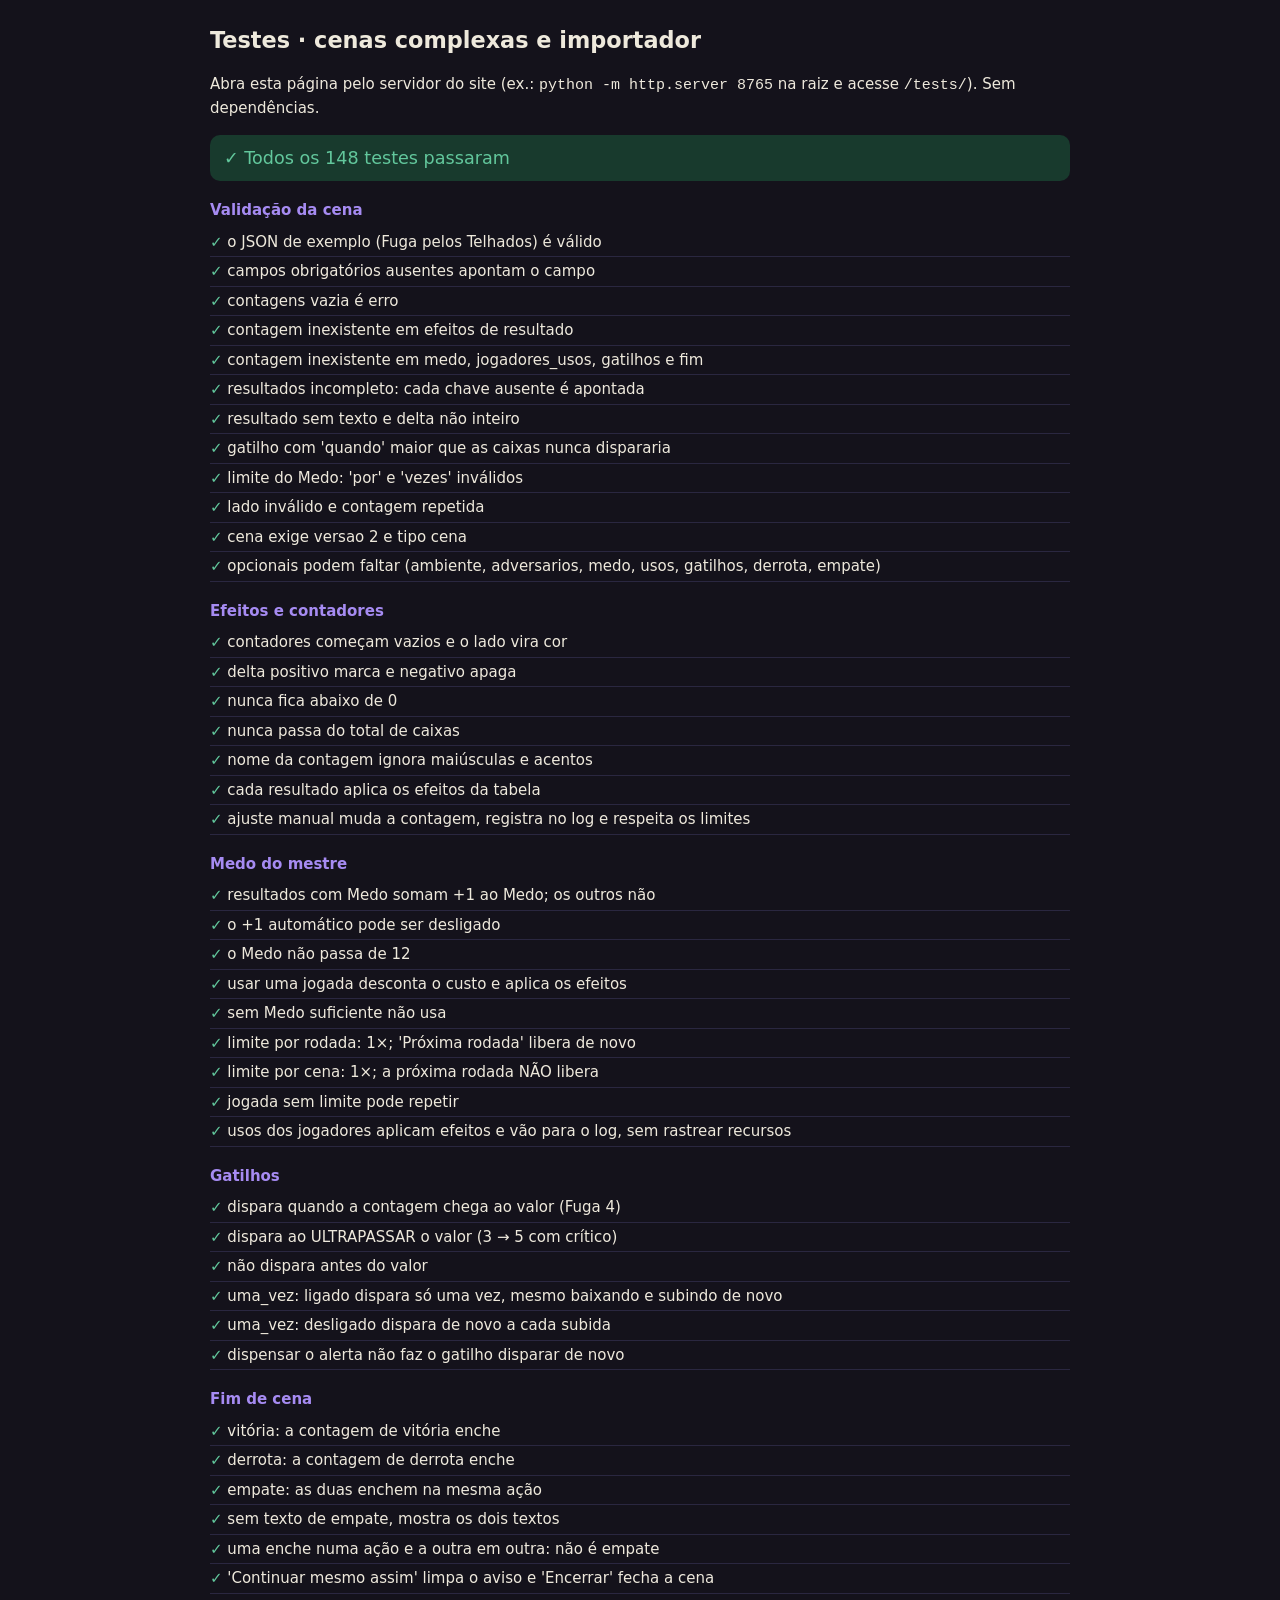
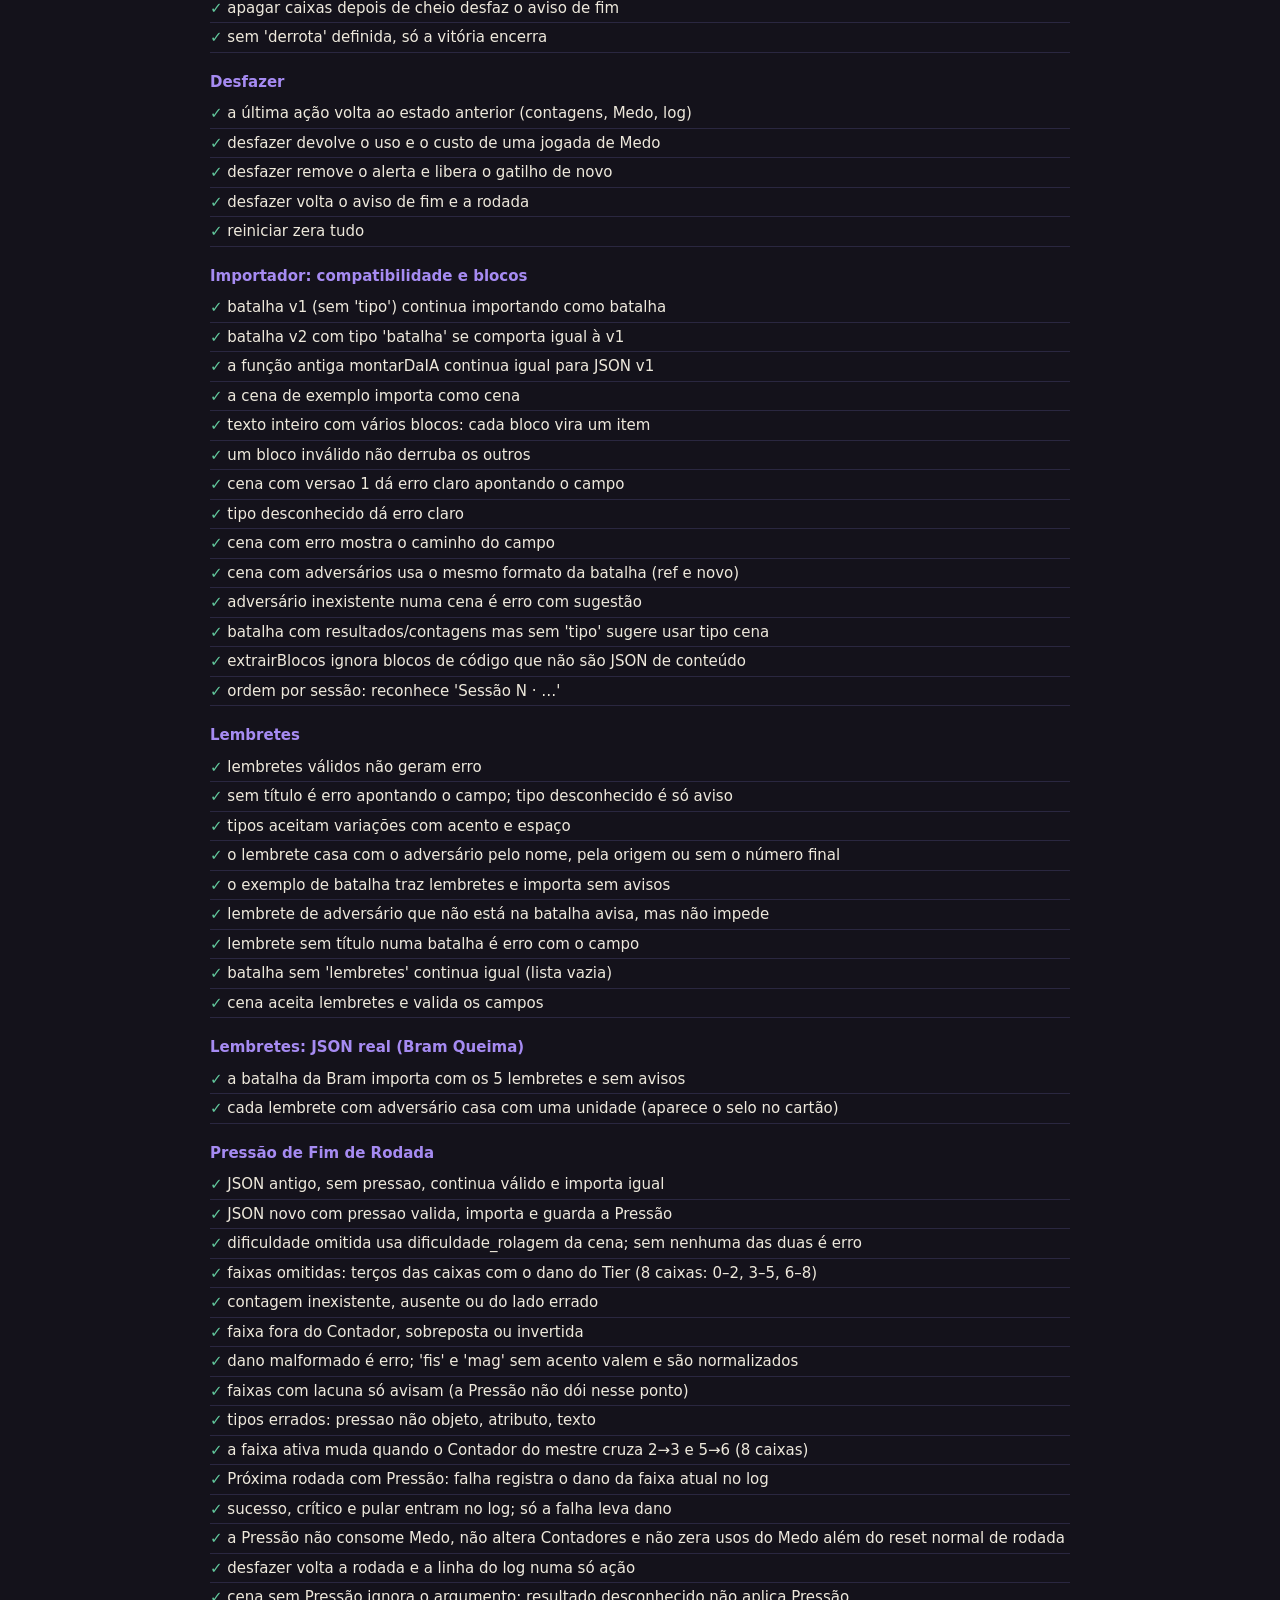
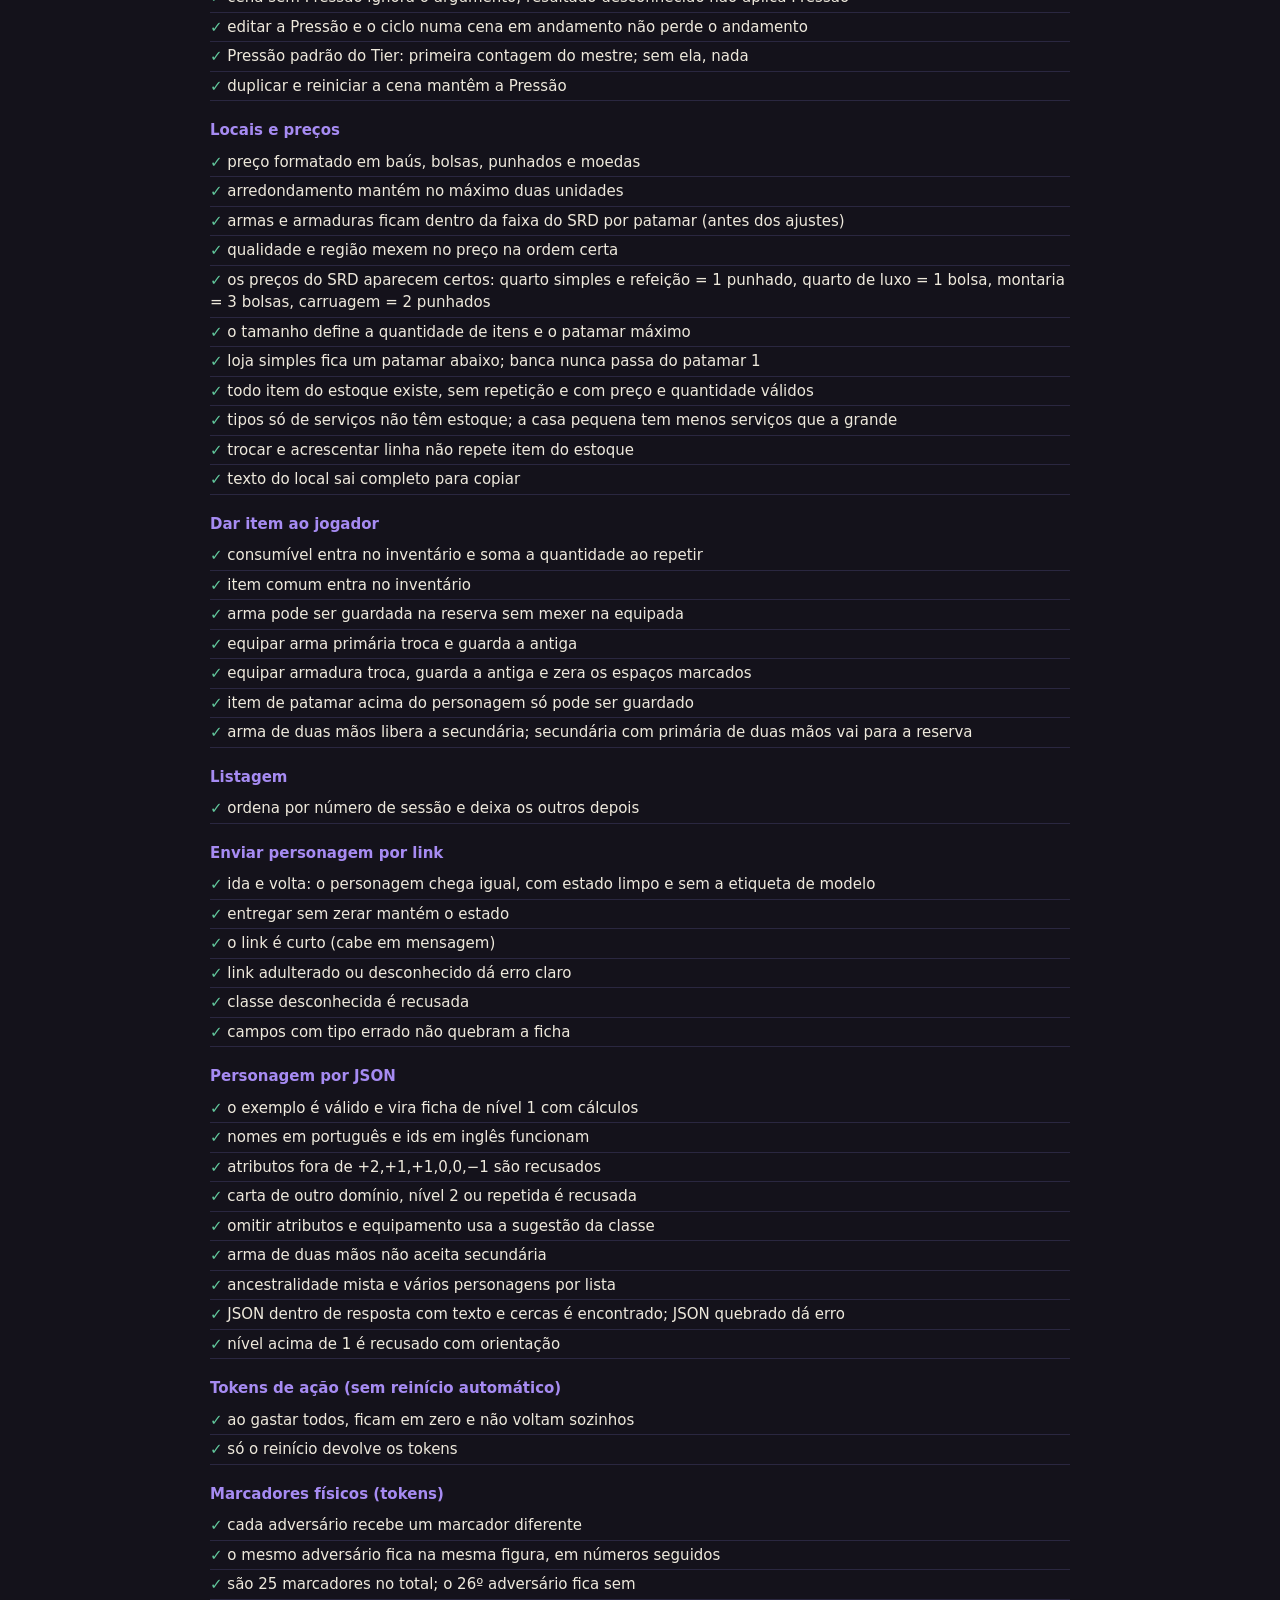
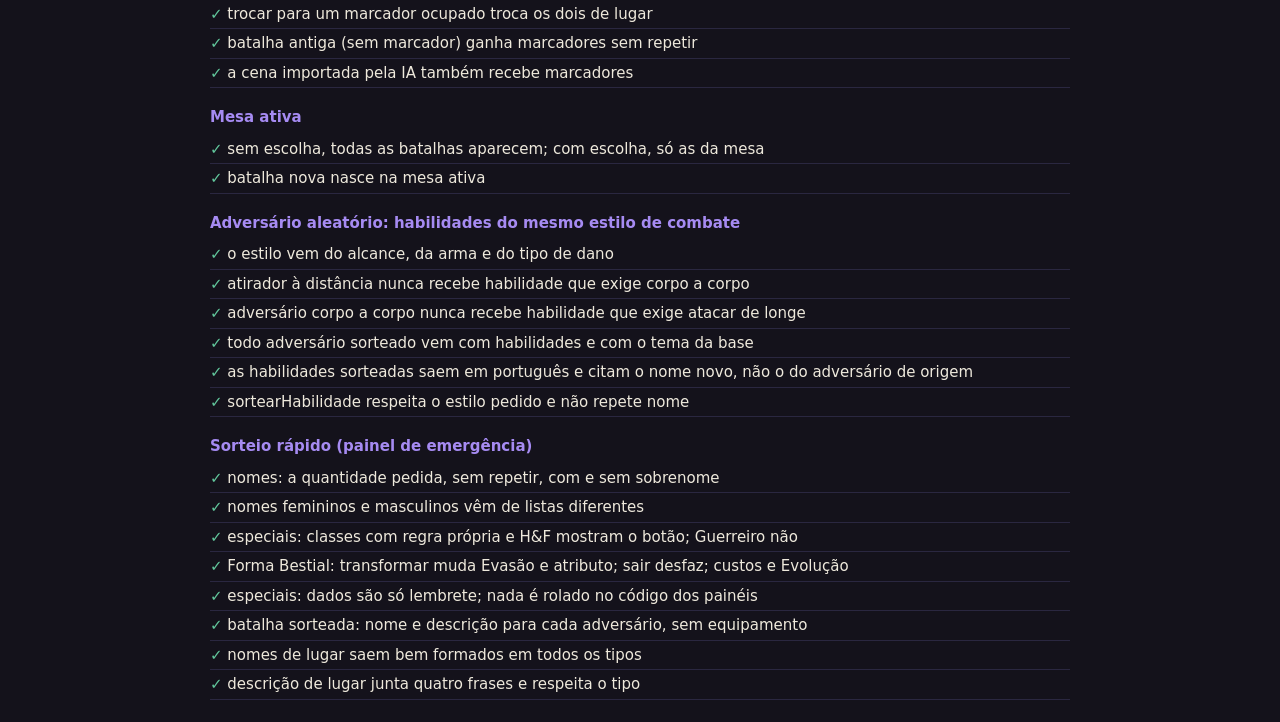
<file: tests/index.html>
<!doctype html>
<html lang="pt-BR">
<head>
<meta charset="utf-8">
<base href="../">
<title>Testes · Daggerheart</title>
<meta name="viewport" content="width=device-width, initial-scale=1">
<style>
  body{font:15px/1.5 system-ui,sans-serif; max-width:860px; margin:24px auto; padding:0 16px; background:#14121b; color:#eee9dc}
  h1{font-size:1.4rem; margin:0 0 4px} .sum{font-size:1.1rem; margin:10px 0 18px; padding:10px 14px; border-radius:10px}
  .sum.ok{background:#183a2d; color:#62c79c} .sum.bad{background:#40202a; color:#ec6876}
  .g{margin:18px 0 6px; font-weight:700; color:#a68bf2} .t{padding:3px 0; border-bottom:1px solid #2a2740}
  .ok::before{content:"✓ "; color:#62c79c} .bad::before{content:"✗ "; color:#ec6876} .bad{color:#ec6876} pre{white-space:pre-wrap; margin:2px 0 0 18px; font-size:.82rem}
</style>
</head>
<body>
<h1>Testes · cenas complexas e importador</h1>
<p>Abra esta página pelo servidor do site (ex.: <code>python -m http.server 8765</code> na raiz e acesse <code>/tests/</code>). Sem dependências.</p>
<div id="sum" class="sum">Rodando…</div>
<div id="out"></div>
<script type="module" src="./tests/run.js"></script>
</body>
</html>
</file>
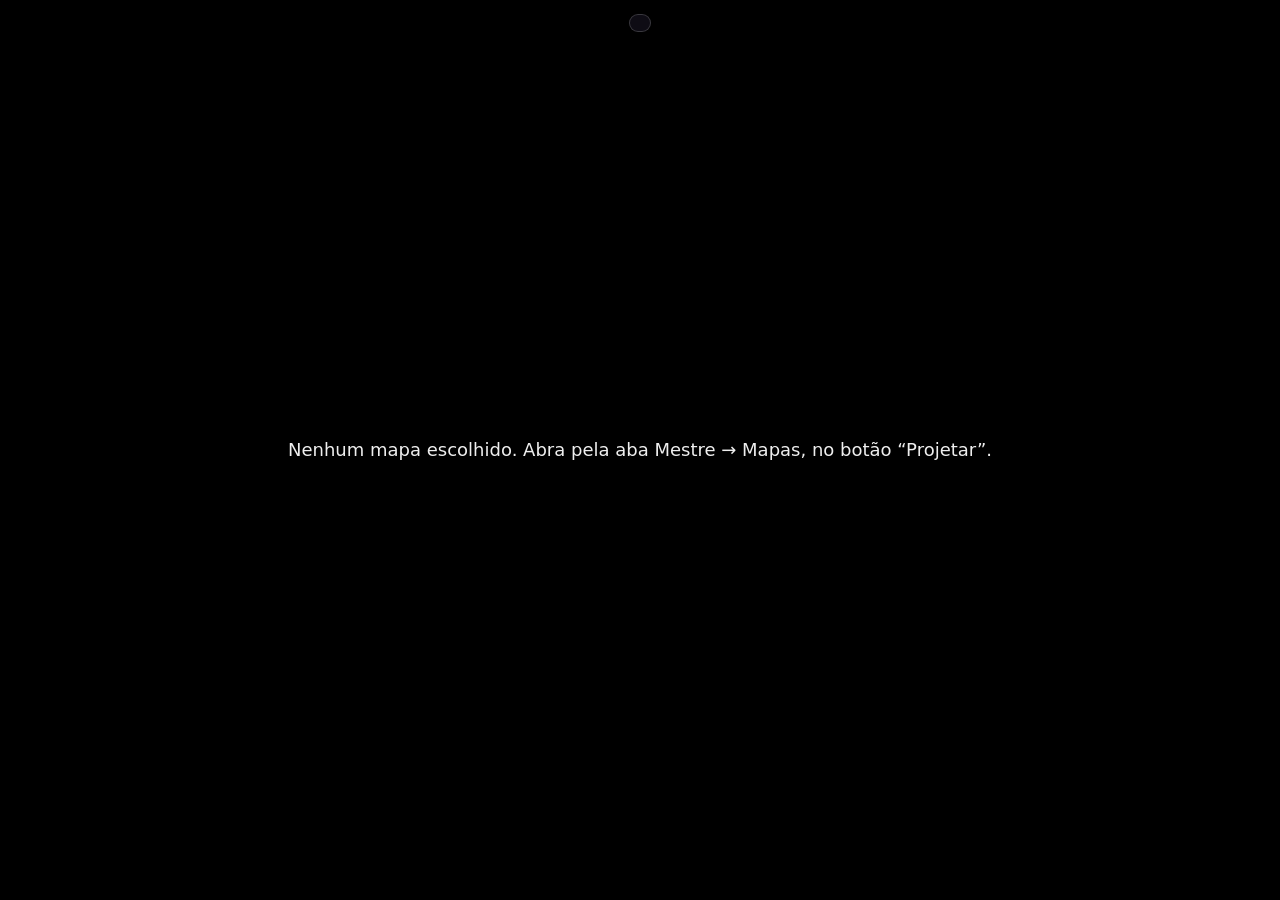
<file: projetor.html>
<!doctype html>
<html lang="pt-BR">
<head>
<meta charset="utf-8">
<meta name="viewport" content="width=device-width, initial-scale=1">
<meta name="theme-color" content="#000000">
<title>Mapa · Projetor</title>
<link rel="icon" href="img/icon.svg" type="image/svg+xml">
<link rel="stylesheet" href="css/mapa-vivo.css">
<style>
  html,body{margin:0;height:100%;background:#000;color:#eee;font:15px/1.4 system-ui,"Segoe UI",Inter,sans-serif;overflow:hidden}
  body{display:flex;align-items:center;justify-content:center;cursor:default}
  body.quieto{cursor:none}
  #pal{position:relative;line-height:0}
  #pal img{display:block;max-width:100vw;max-height:100vh;width:auto;height:auto;user-select:none;-webkit-user-drag:none}
  #gr{position:absolute;inset:0;pointer-events:none;display:none;
    background-image:linear-gradient(to right,rgba(0,0,0,.45) 1px,transparent 1px),linear-gradient(to bottom,rgba(0,0,0,.45) 1px,transparent 1px);
    box-shadow:inset 0 0 0 1px rgba(0,0,0,.45)}
  body.com-grade #gr{display:block}
  #bar{position:fixed;left:50%;top:14px;transform:translateX(-50%);display:flex;gap:8px;align-items:center;flex-wrap:wrap;justify-content:center;
    max-width:calc(100vw - 24px);padding:8px 10px;background:rgba(17,15,24,.86);border:1px solid rgba(255,255,255,.18);border-radius:14px;backdrop-filter:blur(6px);
    transition:opacity .25s}
  body.quieto #bar{opacity:0;pointer-events:none}
  #bar b{margin:0 6px 0 4px;font-weight:700}
  #bar button{font:inherit;color:#eee;background:rgba(255,255,255,.08);border:1px solid rgba(255,255,255,.22);border-radius:999px;padding:6px 14px;min-height:36px;cursor:pointer}
  #bar button:hover,#bar button:focus-visible{border-color:#fff;outline:none}
  #bar button.on{background:#eee;color:#111;border-color:#eee}
  #bar small{opacity:.6;margin-left:4px}
  #msg{position:fixed;inset:0;display:none;align-items:center;justify-content:center;text-align:center;padding:24px;font-size:18px}
</style>
</head>
<body>
<div id="pal"><img id="img" alt=""><div class="marcs" id="mk"></div><canvas class="nv" id="nv"></canvas><div id="gr"></div></div>
<div id="bar" role="toolbar" aria-label="Controles do mapa"></div>
<div id="msg" role="alert"></div>
<script type="module" src="js/projetor.js"></script>
</body>
</html>
</file>
<file: css/mapa-vivo.css>
/* Camadas ao vivo do mapa (névoa e marcadores): usado pela aba Mapas e pelo projetor */
.nv{position:absolute; inset:0; width:100%; height:100%; pointer-events:none}
.marcs{position:absolute; inset:0; pointer-events:none; overflow:hidden}
.mv{position:absolute; height:auto; transform:translate(-50%,-50%); user-select:none; pointer-events:none}
.mv.fogo{animation:dh-fogo 1.3s ease-in-out infinite alternate}
.mv.tocha{animation:dh-fogo 1.9s ease-in-out infinite alternate}
.mv.fumaca{opacity:.9; animation:dh-fumaca 4s ease-in-out infinite alternate}
@keyframes dh-fogo{from{transform:translate(-50%,-50%) scale(.97) rotate(-2deg); filter:brightness(.95)} to{transform:translate(-50%,-50%) scale(1.04) rotate(2deg); filter:brightness(1.12)}}
@keyframes dh-fumaca{from{transform:translate(-50%,-50%) scale(.96) rotate(0deg)} to{transform:translate(-50%,-50%) scale(1.06) rotate(6deg)}}
@media (prefers-reduced-motion:reduce){.mv{animation:none !important}}
.mi{vertical-align:middle; object-fit:contain; background:rgba(122,100,70,.55); border-radius:6px}
.mapa-img[data-ferr="rev"],.mapa-img[data-ferr="esc"],.mapa-img[data-ferr="marc"],.mapa-img[data-ferr="apagar"]{cursor:crosshair; touch-action:none; user-select:none}
.mapa-img[data-ferr="apagar"]{cursor:not-allowed}
.sala-dica{position:absolute; border:3px solid #ffd54a; background:rgba(255,213,74,.15); pointer-events:none; box-sizing:border-box}
.sala-dica[hidden]{display:none}
</file>
